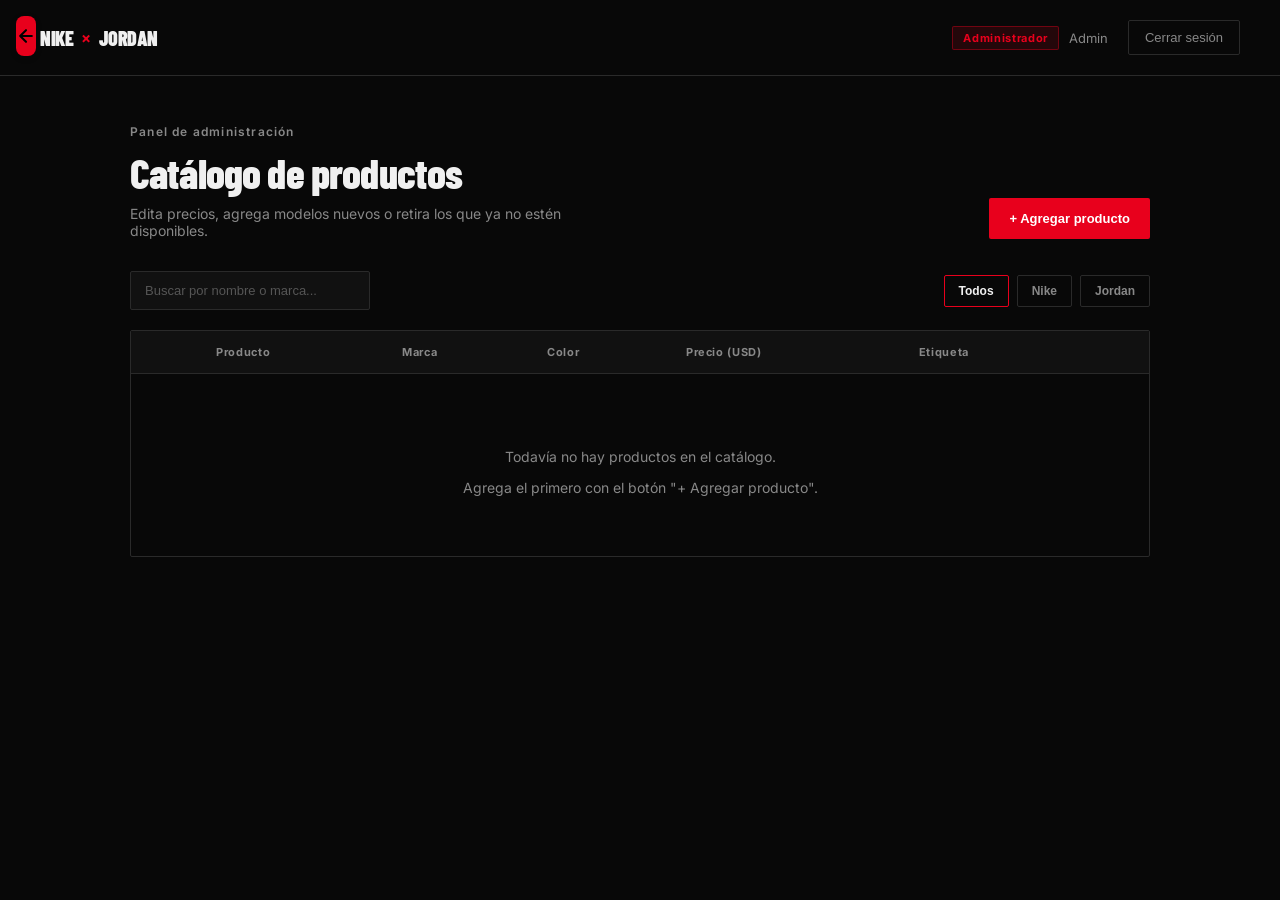
<file: store-tenis/html/administrador.html>
<!DOCTYPE html>
<html lang="es">

<head>
  <meta charset="UTF-8">
  <meta name="viewport" content="width=device-width, initial-scale=1.0">
  <title>Panel de Administración · Nike × Jordan Store</title>
  <link rel="stylesheet" href="../css/administrador.css">
</head>

<body>

  <div class="admin-page">


    <header class="admin-topbar">
      <div class="admin-logo">
        <span class="logo-text">NIKE</span>
        <span class="logo-x">×</span>
        <span class="logo-text">JORDAN</span>
      </div>

      <div>
        <a href="../index.html" class="btn-volver">
          <svg width="20" height="20" viewBox="0 0 24 24" fill="none" stroke="currentColor" stroke-width="2.5"
            stroke-linecap="round" stroke-linejoin="round">
            <path d="M19 12H5M12 19l-7-7 7-7" />
          </svg>
        </a>
      </div>


      <div class="admin-topbar-right">
        <div class="admin-user" id="adminUser">
          <span class="admin-role-badge">Administrador</span>
          <span class="admin-username" id="adminUsername">—</span>
        </div>
        <button class="logout-btn" id="logoutBtn">Cerrar sesión</button>
      </div>
    </header>

    <main class="admin-main">

      <div class="admin-header">
        <div>
          <div class="eyebrow">Panel de administración</div>
          <h1 class="admin-title">Catálogo de productos</h1>
          <p class="admin-subtitle">Edita precios, agrega modelos nuevos o retira los que ya no estén disponibles.</p>
        </div>
        <button class="btn-add" id="openAddModal">+ Agregar producto</button>
      </div>

      <div class="admin-toolbar">
        <input type="text" id="searchInput" class="search-input" placeholder="Buscar por nombre o marca...">
        <div class="filter-pills">
          <button class="filter-pill active" data-filter="TODOS">Todos</button>
          <button class="filter-pill" data-filter="NIKE">Nike</button>
          <button class="filter-pill" data-filter="JORDAN">Jordan</button>
        </div>
      </div>

      <div class="admin-table-wrap">
        <table class="admin-table">
          <thead>
            <tr>
              <th></th>
              <th>Producto</th>
              <th>Marca</th>
              <th>Color</th>
              <th>Precio (USD)</th>
              <th>Etiqueta</th>
              <th></th>
            </tr>
          </thead>
          <tbody id="productsTableBody"></tbody>
        </table>

        <div class="admin-empty" id="adminEmpty" style="display:none;">
          <p>Todavía no hay productos en el catálogo.</p>
          <span>Agrega el primero con el botón "+ Agregar producto".</span>
        </div>
      </div>

    </main>
  </div>


  <div class="modal-overlay" id="addModalOverlay">
    <div class="modal">
      <div class="modal-header">
        <h3 class="modal-title">Agregar producto</h3>
        <button class="modal-close" id="closeAddModal" aria-label="Cerrar">
          <svg width="18" height="18" viewBox="0 0 24 24" fill="none" stroke="currentColor" stroke-width="2">
            <path d="M18 6L6 18M6 6l12 12" />
          </svg>
        </button>
      </div>

      <form id="addProductForm" novalidate>
        <div class="form-group">
          <label class="form-label" for="newName">Nombre del modelo</label>
          <input type="text" id="newName" class="form-input-flat" placeholder="Ej. Air Max 90">
          <span class="form-error" id="newNameError"></span>
        </div>

        <div class="form-row-2">
          <div class="form-group">
            <label class="form-label" for="newBrand">Marca</label>
            <select id="newBrand" class="form-input-flat">
              <option value="Nike">Nike</option>
              <option value="Jordan">Jordan</option>
            </select>
          </div>
          <div class="form-group">
            <label class="form-label" for="newPrice">Precio (USD)</label>
            <input type="number" id="newPrice" class="form-input-flat" min="0" step="1" placeholder="150">
            <span class="form-error" id="newPriceError"></span>
          </div>
        </div>

        <div class="form-group">
          <label class="form-label" for="newColor">Color</label>
          <input type="text" id="newColor" class="form-input-flat" placeholder="Ej. Triple Black">
        </div>

        <div class="form-group">
          <label class="form-label" for="newImg">URL de imagen</label>
          <input type="text" id="newImg" class="form-input-flat" placeholder="https://...">
        </div>

        <div class="form-group">
          <label class="form-label" for="newTag">Etiqueta (opcional)</label>
          <input type="text" id="newTag" class="form-input-flat" placeholder="Ej. NUEVO, SALE">
        </div>

        <div class="modal-actions">
          <button type="button" class="btn-secondary" id="cancelAddModal">Cancelar</button>
          <button type="submit" class="btn-add">Agregar al catálogo</button>
        </div>
      </form>
    </div>
  </div>

  <script src="../js/administrador.js"></script>
</body>

</html>
</file>
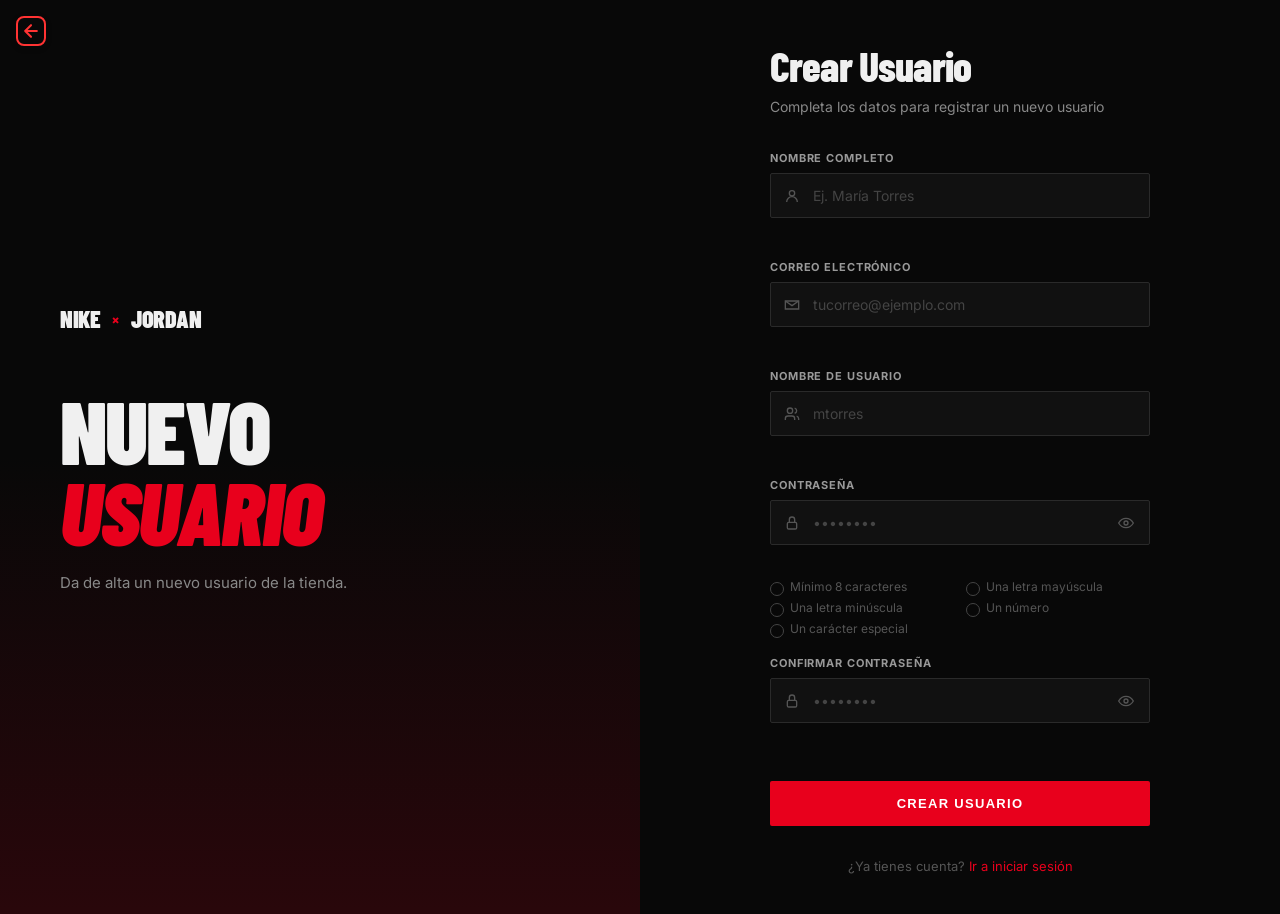
<file: store-tenis/html/crear_usuario.html>
<!DOCTYPE html>
<html lang="es">

<head>
  <meta charset="UTF-8">
  <meta name="viewport" content="width=device-width, initial-scale=1.0">
  <title>Crear Usuario · Nike × Jordan Store</title>
  <link rel="stylesheet" href="../css/crear.css">
</head>

<body>

  <a href="../index.html" class="btn-volver">
    <svg width="20" height="20" viewBox="0 0 24 24" fill="none" stroke="currentColor" stroke-width="2.5"
      stroke-linecap="round" stroke-linejoin="round">
      <path d="M19 12H5M12 19l-7-7 7-7" />
    </svg>
  </a>


  <div class="login-page">

    <div class="login-brand">
      <div class="login-brand-bg"></div>
      <div class="login-brand-gradient"></div>

      <div class="login-brand-content">
        <div class="logo">
          <span class="logo-text">NIKE</span>
          <span class="logo-x">×</span>
          <span class="logo-text">JORDAN</span>
        </div>

        <h1 class="login-brand-title">
          NUEVO
          <br>
          <span class="login-brand-accent">USUARIO</span>
        </h1>
        <p class="login-brand-text">Da de alta un nuevo usuario de la tienda.</p>
      </div>
    </div>

    <div class="login-form-panel">
      <div class="login-form-wrap">

        <h2 class="login-title">Crear Usuario</h2>
        <p class="login-subtitle">Completa los datos para registrar un nuevo usuario</p>

        <form id="registerForm" novalidate>

          <div class="form-group">
            <label class="form-label" for="fullName">Nombre completo</label>
            <div class="input-wrap">
              <svg class="input-icon" width="16" height="16" viewBox="0 0 24 24" fill="none" stroke="currentColor"
                stroke-width="2">
                <circle cx="12" cy="8" r="4" />
                <path d="M4 21c0-4.4 3.6-8 8-8s8 3.6 8 8" />
              </svg>
              <input type="text" id="fullName" class="form-input" placeholder="Ej. María Torres" autocomplete="name">
            </div>
            <span class="form-error" id="fullNameError"></span>
          </div>

          <div class="form-group">
            <label class="form-label" for="email">Correo electrónico</label>
            <div class="input-wrap">
              <svg class="input-icon" width="16" height="16" viewBox="0 0 24 24" fill="none" stroke="currentColor"
                stroke-width="2">
                <path d="M22 6l-10 7L2 6" />
                <path d="M2 6h20v12H2z" />
              </svg>
              <input type="text" id="email" class="form-input" placeholder="tucorreo@ejemplo.com" autocomplete="email">
            </div>
            <span class="form-error" id="emailError"></span>
          </div>

          <div class="form-group">
            <label class="form-label" for="username">Nombre de usuario</label>
            <div class="input-wrap">
              <svg class="input-icon" width="16" height="16" viewBox="0 0 24 24" fill="none" stroke="currentColor"
                stroke-width="2">
                <path d="M16 21v-2a4 4 0 00-4-4H6a4 4 0 00-4 4v2" />
                <circle cx="9" cy="7" r="4" />
                <path d="M22 21v-2a4 4 0 00-3-3.87" />
                <path d="M16 3.13a4 4 0 010 7.75" />
              </svg>
              <input type="text" id="username" class="form-input" placeholder="mtorres" autocomplete="off">
            </div>
            <span class="form-error" id="usernameError"></span>
          </div>

          <div class="form-group">
            <label class="form-label" for="password">Contraseña</label>
            <div class="input-wrap">
              <svg class="input-icon" width="16" height="16" viewBox="0 0 24 24" fill="none" stroke="currentColor"
                stroke-width="2">
                <rect x="5" y="11" width="14" height="10" rx="2" />
                <path d="M8 11V7a4 4 0 018 0v4" />
              </svg>
              <input type="password" id="password" class="form-input" placeholder="••••••••"
                autocomplete="new-password">
              <button type="button" class="toggle-password" data-target="password" aria-label="Mostrar contraseña">
                <svg width="16" height="16" viewBox="0 0 24 24" fill="none" stroke="currentColor" stroke-width="2">
                  <path d="M1 12s4-7 11-7 11 7 11 7-4 7-11 7-11-7-11-7z" />
                  <circle cx="12" cy="12" r="3" />
                </svg>
              </button>
            </div>
            <span class="form-error" id="passwordError"></span>

            <div class="password-strength" id="strengthWrap" style="display:none;">
              <div class="strength-bar">
                <div class="strength-fill" id="strengthFill"></div>
              </div>
              <span class="strength-label" id="strengthLabel"></span>
            </div>

            <ul class="rules-list" id="rulesList">
              <li data-rule="length">Mínimo 8 caracteres</li>
              <li data-rule="upper">Una letra mayúscula</li>
              <li data-rule="lower">Una letra minúscula</li>
              <li data-rule="number">Un número</li>
              <li data-rule="special">Un carácter especial</li>
            </ul>
          </div>

          <div class="form-group">
            <label class="form-label" for="confirmPassword">Confirmar contraseña</label>
            <div class="input-wrap">
              <svg class="input-icon" width="16" height="16" viewBox="0 0 24 24" fill="none" stroke="currentColor"
                stroke-width="2">
                <rect x="5" y="11" width="14" height="10" rx="2" />
                <path d="M8 11V7a4 4 0 018 0v4" />
              </svg>
              <input type="password" id="confirmPassword" class="form-input" placeholder="••••••••"
                autocomplete="new-password">
              <button type="button" class="toggle-password" data-target="confirmPassword"
                aria-label="Mostrar contraseña">
                <svg width="16" height="16" viewBox="0 0 24 24" fill="none" stroke="currentColor" stroke-width="2">
                  <path d="M1 12s4-7 11-7 11 7 11 7-4 7-11 7-11-7-11-7z" />
                  <circle cx="12" cy="12" r="3" />
                </svg>
              </button>
            </div>
            <span class="form-error" id="confirmPasswordError"></span>
          </div>



          <span class="form-error" id="termsError"></span>

          <div class="form-banner" id="formBanner" style="display:none;"></div>

          <button type="submit" class="submit-btn" id="submitBtn">
            <span id="submitText">Crear Usuario</span>
          </button>
        </form>

        <div class="login-footer-note">
          ¿Ya tienes cuenta? <a href="inicio_sesion.html">Ir a iniciar sesión</a>
        </div>
      </div>
    </div>

  </div>

  <script src="../js/crear.js"></script>
</body>

</html>
</file>
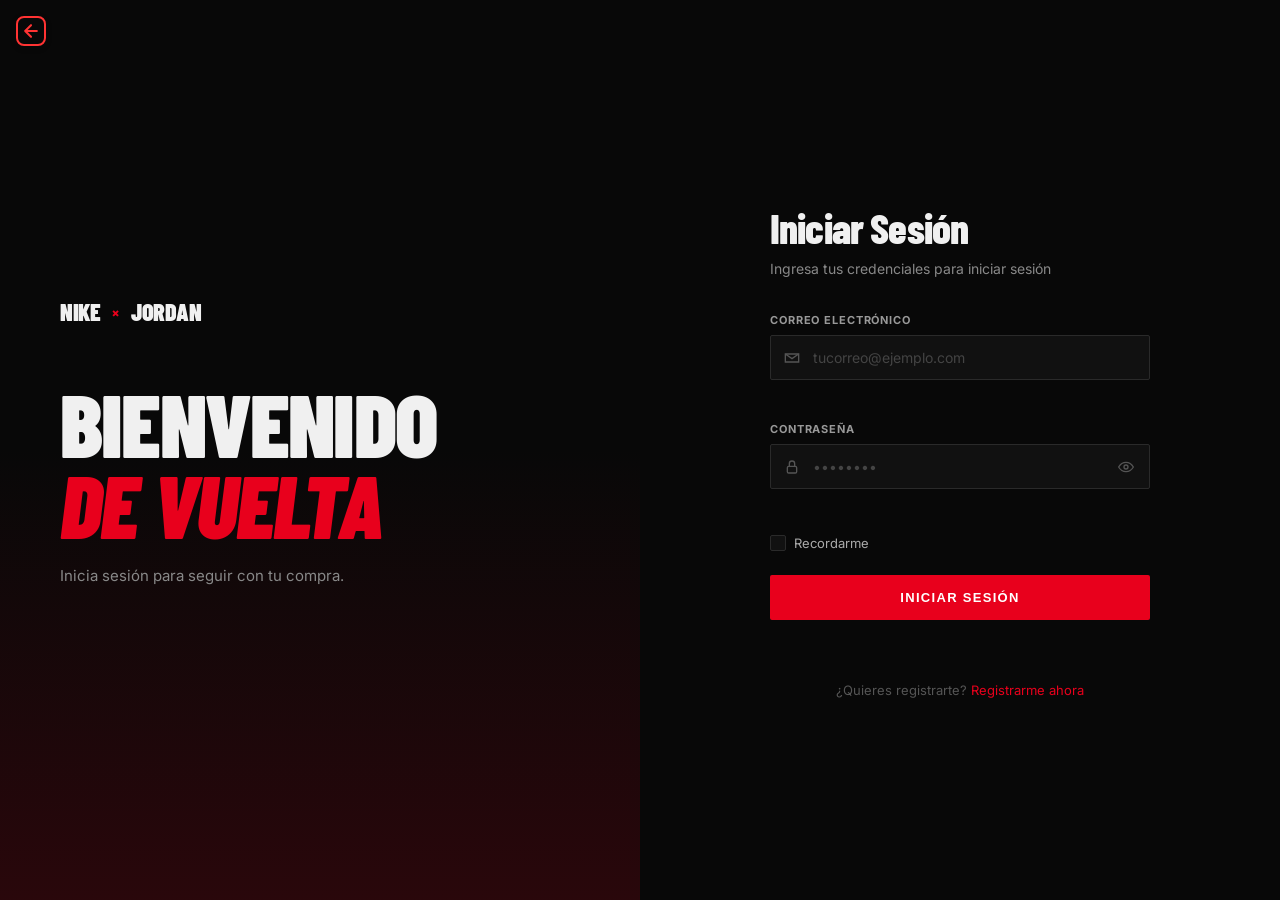
<file: store-tenis/html/inicio_sesion.html>
<!DOCTYPE html>
<html lang="es">

<head>
  <meta charset="UTF-8">
  <meta name="viewport" content="width=device-width, initial-scale=1.0">
  <title>Login · Nike × Jordan Store</title>
  <link rel="stylesheet" href="../css/login.css">
</head>

<body>

  <a href="../index.html" class="btn-volver">
    <svg width="20" height="20" viewBox="0 0 24 24" fill="none" stroke="currentColor" stroke-width="2.5"
      stroke-linecap="round" stroke-linejoin="round">
      <path d="M19 12H5M12 19l-7-7 7-7" />
    </svg>
  </a>

  <div class="login-page">


    <div class="login-brand">
      <div class="login-brand-bg"></div>
      <div class="login-brand-gradient"></div>

      <div class="login-brand-content">
        <div class="logo">
          <span class="logo-text">NIKE</span>
          <span class="logo-x">×</span>
          <span class="logo-text">JORDAN</span>
        </div>

        <h1 class="login-brand-title">
          BIENVENIDO
          <br>
          <span class="login-brand-accent">DE VUELTA</span>
        </h1>
        <p class="login-brand-text">Inicia sesión para seguir con tu compra.</p>
      </div>
    </div>

    <div class="login-form-panel">
      <div class="login-form-wrap">

        <h2 class="login-title">Iniciar Sesión</h2>
        <p class="login-subtitle">Ingresa tus credenciales para iniciar sesión</p>

        <form id="loginForm" novalidate>

          <div class="form-group">
            <label class="form-label" for="email">Correo electrónico</label>
            <div class="input-wrap">
              <svg class="input-icon" width="16" height="16" viewBox="0 0 24 24" fill="none" stroke="currentColor"
                stroke-width="2">
                <path d="M4 4h16v16H4z" opacity="0" />
                <path d="M22 6l-10 7L2 6" />
                <path d="M2 6h20v12H2z" />
              </svg>
              <input type="text" id="email" class="form-input" placeholder="tucorreo@ejemplo.com"
                autocomplete="username">
            </div>
            <span class="form-error" id="emailError"></span>
          </div>

          <div class="form-group">
            <label class="form-label" for="password">Contraseña</label>
            <div class="input-wrap">
              <svg class="input-icon" width="16" height="16" viewBox="0 0 24 24" fill="none" stroke="currentColor"
                stroke-width="2">
                <rect x="5" y="11" width="14" height="10" rx="2" />
                <path d="M8 11V7a4 4 0 018 0v4" />
              </svg>
              <input type="password" id="password" class="form-input" placeholder="••••••••"
                autocomplete="current-password">
              <button type="button" class="toggle-password" id="togglePassword" aria-label="Mostrar contraseña">
                <svg width="16" height="16" viewBox="0 0 24 24" fill="none" stroke="currentColor" stroke-width="2">
                  <path d="M1 12s4-7 11-7 11 7 11 7-4 7-11 7-11-7-11-7z" />
                  <circle cx="12" cy="12" r="3" />
                </svg>
              </button>
            </div>
            <span class="form-error" id="passwordError"></span>

            <div class="password-strength" id="strengthWrap" style="display:none;">
              <div class="strength-bar">
                <div class="strength-fill" id="strengthFill"></div>
              </div>
              <span class="strength-label" id="strengthLabel"></span>
            </div>
          </div>

          <div class="form-row">
            <label class="checkbox-wrap">
              <input type="checkbox" id="remember">
              <span class="checkbox-box"></span>
              Recordarme
            </label>
          </div>

          <div class="form-banner" id="formBanner" style="display:none;"></div>

          <button type="submit" class="submit-btn" id="submitBtn">
            <span id="submitText">Iniciar Sesión</span>
          </button>

          <div class="attempts-note" id="attemptsNote"></div>
        </form>

        <div class="login-footer-note">
          ¿Quieres registrarte? <a href="crear_usuario.html">Registrarme ahora</a>
        </div>
      </div>
    </div>

  </div>

  <script src="../js/login.js"></script>
</body>

</html>
</file>
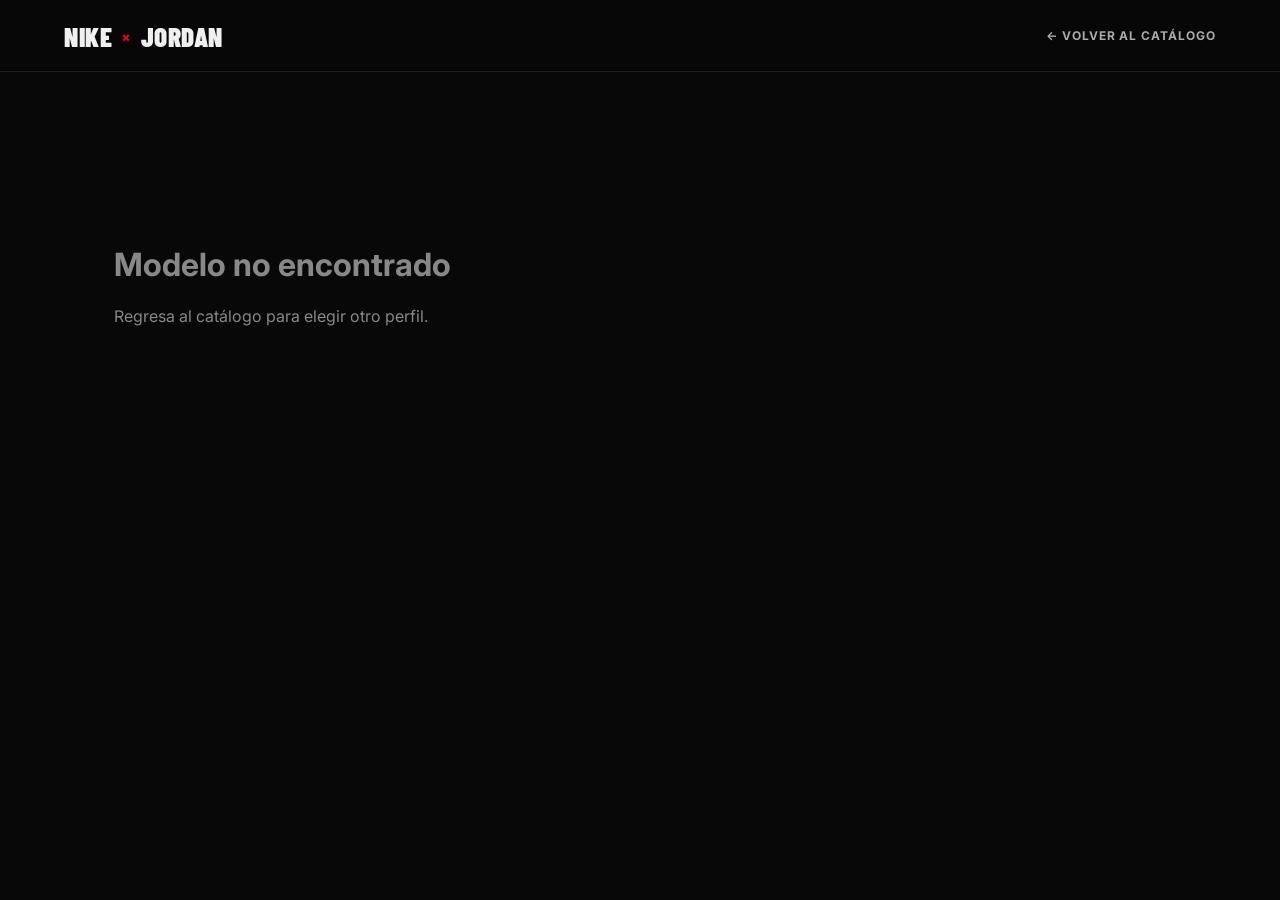
<file: store-tenis/html/perfil_zapato.html>
<!DOCTYPE html>
<html lang="es">

<head>
  <meta charset="UTF-8">
  <meta name="viewport" content="width=device-width, initial-scale=1.0">
  <title>Perfil del modelo · Nike × Jordan Store</title>
  <link rel="stylesheet" href="../css/perfil_zapato.css">
</head>

<body>
  <nav class="profile-nav">
    <a class="logo" href="../index.html" aria-label="Volver al inicio">
      <span>NIKE</span><b>×</b><span>JORDAN</span>
    </a>
    <a class="back-link" href="../index.html#productos">← Volver al catálogo</a>
  </nav>

  <main class="profile-page" id="profilePage">
    <div class="profile-loading">Cargando perfil...</div>
  </main>

  <script src="../js/catalogo.js"></script>
  <script src="../js/perfil_zapato.js"></script>
</body>

</html>
</file>
<file: store-tenis/css/administrador.css>
@import url('https://fonts.googleapis.com/css2?family=Barlow+Condensed:ital,wght@0,400;0,600;0,700;0,800;0,900;1,700;1,900&family=Inter:wght@300;400;500;600;700&display=swap');

:root {
  --bg: #080808;
  --surface: #111111;
  --surface-2: #1a1a1a;
  --border: #2a2a2a;
  --text: #f0f0f0;
  --muted: #888888;
  --red: #e8001c;
  --red-hover: #ff1a30;
  --green: #1fbf5c;
  --font-display: 'Barlow Condensed', sans-serif;
  --font-body: 'Inter', sans-serif;
}

* {
  box-sizing: border-box;
}

html,
body {
  margin: 0;
  padding: 0;
  background: var(--bg);
  color: var(--text);
  font-family: var(--font-body);
}

.logo-text {
  font-family: var(--font-display);
  font-size: 20px;
  font-weight: 900;
  letter-spacing: -0.02em;
  color: var(--text);
}

.logo-x {
  color: var(--red);
  font-size: 15px;
  font-weight: 700;
  margin: 0 8px;
}


.admin-topbar {
  display: flex;
  align-items: center;
  justify-content: space-between;
  padding: 20px 40px;
  border-bottom: 1px solid var(--border);
}

.admin-logo {
  display: flex;
  align-items: center;
}

.admin-topbar-right {
  display: flex;
  align-items: center;
  gap: 20px;
}

.admin-user {
  display: flex;
  align-items: center;
  gap: 10px;
  font-size: 13px;
}

.admin-role-badge {
  background: rgba(232, 0, 28, 0.12);
  color: var(--red);
  border: 1px solid rgba(232, 0, 28, 0.4);
  font-size: 11px;
  font-weight: 700;
  letter-spacing: 0.06em;
  padding: 4px 10px;
  border-radius: 2px;
}

.admin-username {
  color: var(--muted);
}

.logout-btn {
  background: transparent;
  border: 1px solid var(--border);
  color: var(--muted);
  font-size: 13px;
  padding: 9px 16px;
  border-radius: 2px;
  cursor: pointer;
  transition: border-color 0.2s, color 0.2s;
}

.logout-btn:hover {
  border-color: var(--red);
  color: var(--text);
}


.admin-main {
  max-width: 1100px;
  margin: 0 auto;
  padding: 48px 40px 80px;
}

.admin-header {
  display: flex;
  align-items: flex-end;
  justify-content: space-between;
  gap: 24px;
  margin-bottom: 32px;
  flex-wrap: wrap;
}

.eyebrow {
  font-size: 12px;
  font-weight: 600;
  letter-spacing: 0.1em;
  color: var(--muted);
  margin-bottom: 8px;
}

.admin-title {
  font-family: var(--font-display);
  font-size: 42px;
  font-weight: 800;
  letter-spacing: -0.02em;
  margin: 0 0 8px;
}

.admin-subtitle {
  color: var(--muted);
  font-size: 14px;
  margin: 0;
  max-width: 480px;
}

.btn-add {
  background: var(--red);
  color: #fff;
  border: none;
  font-size: 13px;
  font-weight: 700;
  padding: 13px 20px;
  border-radius: 2px;
  cursor: pointer;
  white-space: nowrap;
  transition: background 0.2s;
}

.btn-add:hover {
  background: var(--red-hover);
}

.btn-secondary {
  background: transparent;
  border: 1px solid var(--border);
  color: var(--text);
  font-size: 13px;
  font-weight: 600;
  padding: 13px 20px;
  border-radius: 2px;
  cursor: pointer;
  transition: border-color 0.2s;
}

.btn-secondary:hover {
  border-color: var(--muted);
}


.admin-toolbar {
  display: flex;
  align-items: center;
  justify-content: space-between;
  gap: 16px;
  margin-bottom: 20px;
  flex-wrap: wrap;
}

.search-input {
  background: var(--surface);
  border: 1px solid var(--border);
  color: var(--text);
  font-size: 13px;
  padding: 11px 14px;
  border-radius: 2px;
  min-width: 240px;
  outline: none;
}

.search-input::placeholder {
  color: #555;
}

.search-input:focus {
  border-color: var(--red);
}

.filter-pills {
  display: flex;
  gap: 8px;
}

.filter-pill {
  background: transparent;
  border: 1px solid var(--border);
  color: var(--muted);
  font-size: 12px;
  font-weight: 600;
  padding: 8px 14px;
  border-radius: 2px;
  cursor: pointer;
  transition: border-color 0.2s, color 0.2s;
}

.filter-pill.active,
.filter-pill:hover {
  border-color: var(--red);
  color: var(--text);
}


.admin-table-wrap {
  border: 1px solid var(--border);
  border-radius: 2px;
  overflow-x: auto;
}

.admin-table {
  width: 100%;
  border-collapse: collapse;
  font-size: 13px;
}

.admin-table thead th {
  text-align: left;
  font-size: 11px;
  font-weight: 700;
  letter-spacing: 0.06em;
  color: var(--muted);
  padding: 14px 16px;
  border-bottom: 1px solid var(--border);
  background: var(--surface);
  white-space: nowrap;
}

.admin-table tbody tr {
  border-bottom: 1px solid var(--border);
}

.admin-table tbody tr:last-child {
  border-bottom: none;
}

.admin-table td {
  padding: 12px 16px;
  vertical-align: middle;
}

.table-img {
  width: 44px;
  height: 44px;
  object-fit: cover;
  border-radius: 2px;
  display: block;
}

.table-product-name {
  font-weight: 600;
}

.table-brand {
  font-size: 11px;
  font-weight: 700;
  letter-spacing: 0.04em;
  color: var(--text);
}

.table-brand.brand-jordan {
  color: var(--red);
}

.table-color {
  color: var(--muted);
  font-size: 12px;
}

.price-input {
  width: 90px;
  background: var(--surface);
  border: 1px solid var(--border);
  color: var(--text);
  font-family: var(--font-body);
  font-size: 13px;
  padding: 8px 10px;
  border-radius: 2px;
  outline: none;
}

.price-input:focus {
  border-color: var(--red);
}

.price-input.dirty {
  border-color: #e8a300;
}

.tag-input {
  width: 100px;
  background: var(--surface);
  border: 1px solid var(--border);
  color: var(--muted);
  font-size: 12px;
  padding: 8px 10px;
  border-radius: 2px;
  outline: none;
}

.tag-input:focus {
  border-color: var(--red);
  color: var(--text);
}

.row-actions {
  display: flex;
  gap: 8px;
  justify-content: flex-end;
}

.row-save-btn {
  background: rgba(31, 191, 92, 0.1);
  border: 1px solid rgba(31, 191, 92, 0.35);
  color: var(--green);
  font-size: 12px;
  font-weight: 600;
  padding: 7px 12px;
  border-radius: 2px;
  cursor: pointer;
  transition: opacity 0.2s;
}

.row-save-btn:disabled {
  opacity: 0.35;
  cursor: not-allowed;
}

.row-delete-btn {
  background: transparent;
  border: 1px solid var(--border);
  color: #888;
  padding: 7px 9px;
  border-radius: 2px;
  cursor: pointer;
  display: flex;
  align-items: center;
  transition: border-color 0.2s, color 0.2s;
}

.row-delete-btn:hover {
  border-color: var(--red);
  color: var(--red);
}

.admin-empty {
  padding: 60px 20px;
  text-align: center;
  color: var(--muted);
  font-size: 14px;
}


.modal-overlay {
  position: fixed;
  inset: 0;
  background: rgba(0, 0, 0, 0.7);
  display: none;
  align-items: center;
  justify-content: center;
  z-index: 100;
  padding: 20px;
}

.modal-overlay.active {
  display: flex;
}

.modal {
  background: var(--surface);
  border: 1px solid var(--border);
  border-radius: 2px;
  width: 100%;
  max-width: 440px;
  padding: 28px;
  max-height: 90vh;
  overflow-y: auto;
}

.modal-header {
  display: flex;
  align-items: center;
  justify-content: space-between;
  margin-bottom: 20px;
}

.modal-title {
  font-family: var(--font-display);
  font-size: 24px;
  font-weight: 700;
  margin: 0;
}

.modal-close {
  background: none;
  border: none;
  color: var(--muted);
  cursor: pointer;
  padding: 4px;
  display: flex;
}

.modal-close:hover {
  color: var(--text);
}

.form-group {
  margin-bottom: 16px;
}

.form-label {
  display: block;
  font-size: 11px;
  font-weight: 700;
  letter-spacing: 0.06em;
  text-transform: uppercase;
  color: #999;
  margin-bottom: 7px;
}

.form-input-flat {
  width: 100%;
  background: var(--surface-2);
  border: 1px solid var(--border);
  color: var(--text);
  font-family: var(--font-body);
  font-size: 14px;
  padding: 11px 12px;
  border-radius: 2px;
  outline: none;
  transition: border-color 0.2s;
}

.form-input-flat:focus {
  border-color: var(--red);
}

select.form-input-flat {
  appearance: none;
  -webkit-appearance: none;
  cursor: pointer;
  background-image: url("data:image/svg+xml,%3Csvg xmlns='http://www.w3.org/2000/svg' width='16' height='16' viewBox='0 0 24 24' fill='none' stroke='%23555' stroke-width='2'%3E%3Cpath d='M6 9l6 6 6-6'/%3E%3C/svg%3E");
  background-repeat: no-repeat;
  background-position: right 12px center;
}

.form-row-2 {
  display: grid;
  grid-template-columns: 1fr 1fr;
  gap: 14px;
}

.form-error {
  display: block;
  min-height: 14px;
  font-size: 12px;
  color: var(--red);
  margin-top: 5px;
}

.modal-actions {
  display: flex;
  justify-content: flex-end;
  gap: 10px;
  margin-top: 8px;
}


.admin-toast {
  position: fixed;
  bottom: 28px;
  left: 50%;
  transform: translateX(-50%) translateY(20px);
  background: var(--surface);
  border: 1px solid var(--border);
  color: var(--text);
  font-size: 13px;
  padding: 12px 20px;
  border-radius: 2px;
  opacity: 0;
  pointer-events: none;
  transition: opacity 0.25s, transform 0.25s;
  z-index: 200;
}

.admin-toast.show {
  opacity: 1;
  transform: translateX(-50%) translateY(0);
}


@media (max-width: 720px) {
  .admin-topbar {
    padding: 16px 20px;
  }

  .admin-main {
    padding: 32px 20px 60px;
  }

  .admin-title {
    font-size: 32px;
  }

  .form-row-2 {
    grid-template-columns: 1fr;
  }
}


.btn-volver {
  position: fixed;
  top: 16px;
  left: 16px;
  width: 20px;
  height: 40px;
  display: flex;
  align-items: center;
  justify-content: center;
  background: #e8001c;
  border-radius: 8px;
  box-shadow: 0 2px 6px rgba(0, 0, 0, 0.15);
  color: #000000;
  text-decoration: none;
  z-index: 1000;
  transition: background 0.2s ease;
}

.btn-volver:hover {
  background: #ff3333;
}

/* ===== RESPONSIVE EXTRA ===== */
@media (max-width: 720px) {
  .admin-topbar {
    flex-wrap: wrap;
    gap: 12px;
  }

  .admin-topbar-right {
    gap: 12px;
    flex-wrap: wrap;
  }

  .admin-toolbar {
    flex-direction: column;
    align-items: stretch;
  }

  .search-input {
    min-width: 0;
    width: 100%;
  }

  .filter-pills {
    flex-wrap: wrap;
  }
}

@media (max-width: 480px) {
  .admin-main {
    padding: 24px 16px 48px;
  }

  .admin-title {
    font-size: 26px;
  }
}
</file>
<file: store-tenis/css/crear.css>
@import url('https://fonts.googleapis.com/css2?family=Barlow+Condensed:ital,wght@0,400;0,600;0,700;0,800;0,900;1,700;1,900&family=Inter:wght@300;400;500;600;700&display=swap');

:root {
  --bg: #080808;
  --surface: #111111;
  --surface-2: #1a1a1a;
  --border: #2a2a2a;
  --text: #f0f0f0;
  --muted: #888888;
  --red: #e8001c;
  --red-hover: #ff1a30;
  --green: #1fbf5c;
  --font-display: 'Barlow Condensed', sans-serif;
  --font-body: 'Inter', sans-serif;
}

* {
  box-sizing: border-box;
}

html,
body {
  height: 100%;
  margin: 0;
  padding: 0;
  background: var(--bg);
  color: var(--text);
  font-family: var(--font-body);
}


.login-page {
  display: grid;
  grid-template-columns: 1fr 1fr;
  min-height: 100vh;
  min-height: 100dvh;
}


.login-brand {
  position: relative;
  overflow: hidden;
  display: flex;
  align-items: center;
  padding: 60px;
}

.login-brand-bg {
  position: absolute;
  inset: 0;
  background-image: url(https://images.unsplash.com/photo-1552346154-21d32810aba3?w=1200&h=1400&fit=crop&auto=format);
  background-size: cover;
  background-position: center;
  filter: brightness(0.3);
}

.login-brand-gradient {
  position: absolute;
  inset: 0;
  background: linear-gradient(180deg, rgba(8, 8, 8, 0.9) 0%, rgba(8, 8, 8, 0.6) 50%, rgba(232, 0, 28, 0.15) 100%);
}

.login-brand-content {
  position: relative;
  z-index: 1;
}

.logo {
  display: flex;
  align-items: center;
  gap: 12px;
  font-family: var(--font-display);
  margin-bottom: 56px;
}

.logo-text {
  font-size: 24px;
  font-weight: 900;
  letter-spacing: -0.02em;
  color: var(--text);
}

.logo-x {
  color: var(--red);
  font-size: 18px;
  font-weight: 700;
}

.login-brand-title {
  font-family: var(--font-display);
  font-size: clamp(56px, 7vw, 96px);
  font-weight: 900;
  line-height: 0.9;
  letter-spacing: -0.02em;
  text-transform: uppercase;
  margin: 0 0 20px;
}

.login-brand-accent {
  color: var(--red);
  font-style: italic;
}

.login-brand-text {
  color: var(--muted);
  font-size: 15px;
  line-height: 1.6;
  max-width: 340px;
}


.login-form-panel {
  display: flex;
  align-items: center;
  justify-content: center;
  padding: 40px;
  background: var(--bg);
}

.login-form-wrap {
  width: 100%;
  max-width: 380px;
}

.login-badge {
  display: inline-block;
  background: var(--red);
  color: #fff;
  font-size: 10px;
  font-weight: 700;
  letter-spacing: 0.15em;
  padding: 4px 10px;
  margin-bottom: 20px;
}

.login-title {
  font-family: var(--font-display);
  font-size: 42px;
  font-weight: 800;
  letter-spacing: -0.02em;
  margin: 0 0 8px;
}

.login-subtitle {
  color: var(--muted);
  font-size: 14px;
  margin: 0 0 36px;
}


.form-group {
  margin-bottom: 20px;
}

.form-label {
  display: block;
  font-size: 11px;
  font-weight: 700;
  letter-spacing: 0.08em;
  text-transform: uppercase;
  color: #999;
  margin-bottom: 8px;
}

.input-wrap {
  position: relative;
  display: flex;
  align-items: center;
}

.input-icon {
  position: absolute;
  left: 14px;
  color: #555;
  pointer-events: none;
}

.form-input {
  width: 100%;
  background: var(--surface);
  border: 1px solid var(--border);
  color: var(--text);
  font-family: var(--font-body);
  font-size: 14px;
  padding: 13px 14px 13px 42px;
  border-radius: 2px;
  outline: none;
  transition: border-color 0.2s;
}

.form-input::placeholder {
  color: #444;
}

.form-input:focus {
  border-color: var(--red);
}

.form-group.has-error .form-input {
  border-color: var(--red);
}

.form-group.is-valid .form-input {
  border-color: var(--green);
}

.toggle-password {
  position: absolute;
  right: 12px;
  background: none;
  border: none;
  color: #555;
  cursor: pointer;
  display: flex;
  padding: 4px;
  transition: color 0.2s;
}

.toggle-password:hover {
  color: #999;
}

.form-error {
  display: block;
  min-height: 16px;
  font-size: 12px;
  color: var(--red);
  margin-top: 6px;
  letter-spacing: 0.01em;
}


.password-strength {
  display: flex;
  align-items: center;
  gap: 10px;
  margin-top: 10px;
}

.strength-bar {
  flex: 1;
  height: 4px;
  background: var(--surface-2);
  border-radius: 2px;
  overflow: hidden;
}

.strength-fill {
  height: 100%;
  width: 0%;
  background: var(--red);
  transition: width 0.25s ease, background 0.25s ease;
}

.strength-label {
  font-size: 11px;
  font-weight: 700;
  letter-spacing: 0.05em;
  text-transform: uppercase;
  color: #666;
  white-space: nowrap;
}


.form-select {
  appearance: none;
  -webkit-appearance: none;
  cursor: pointer;
  background-image: url("data:image/svg+xml,%3Csvg xmlns='http://www.w3.org/2000/svg' width='16' height='16' viewBox='0 0 24 24' fill='none' stroke='%23555' stroke-width='2'%3E%3Cpath d='M6 9l6 6 6-6'/%3E%3C/svg%3E");
  background-repeat: no-repeat;
  background-position: right 14px center;
  padding-right: 40px;
}

.form-select option {
  background: var(--surface);
  color: var(--text);
}


.rules-list {
  list-style: none;
  margin: 12px 0 0;
  padding: 0;
  display: grid;
  grid-template-columns: 1fr 1fr;
  gap: 6px 12px;
}

.rules-list li {
  font-size: 12px;
  color: #555;
  padding-left: 20px;
  position: relative;
  transition: color 0.2s;
}

.rules-list li::before {
  content: "";
  position: absolute;
  left: 0;
  top: 3px;
  width: 12px;
  height: 12px;
  border-radius: 50%;
  border: 1px solid #444;
  background: transparent;
  transition: background 0.2s, border-color 0.2s;
}

.rules-list li.met {
  color: #4ee08a;
}

.rules-list li.met::before {
  background: var(--green);
  border-color: var(--green);
}

.rules-list li.met::after {
  content: "";
  position: absolute;
  left: 4px;
  top: 5px;
  width: 3px;
  height: 6px;
  border: solid #fff;
  border-width: 0 1.5px 1.5px 0;
  transform: rotate(45deg);
}


.inline-link {
  color: var(--red);
  text-decoration: none;
}

.inline-link:hover {
  text-decoration: underline;
}

.form-row-terms {
  margin: 20px 0 4px;
  align-items: flex-start;
}

.form-row-terms .checkbox-wrap {
  align-items: flex-start;
  line-height: 1.5;
}

.form-row-terms .checkbox-box {
  margin-top: 2px;
  flex-shrink: 0;
}


.form-row {
  display: flex;
  align-items: center;
  justify-content: space-between;
  margin: 24px 0;
}

.checkbox-wrap {
  display: flex;
  align-items: center;
  gap: 8px;
  font-size: 13px;
  color: #aaa;
  cursor: pointer;
  user-select: none;
}

.checkbox-wrap input {
  display: none;
}

.checkbox-box {
  width: 16px;
  height: 16px;
  border: 1px solid var(--border);
  border-radius: 2px;
  background: var(--surface);
  position: relative;
  transition: background 0.2s, border-color 0.2s;
}

.checkbox-wrap input:checked+.checkbox-box {
  background: var(--red);
  border-color: var(--red);
}

.checkbox-wrap input:checked+.checkbox-box::after {
  content: "";
  position: absolute;
  left: 5px;
  top: 1px;
  width: 4px;
  height: 8px;
  border: solid #fff;
  border-width: 0 2px 2px 0;
  transform: rotate(45deg);
}

.forgot-link {
  font-size: 13px;
  color: #777;
  text-decoration: none;
  transition: color 0.2s;
}

.forgot-link:hover {
  color: var(--red);
}


.form-banner {
  padding: 12px 14px;
  border-radius: 2px;
  font-size: 13px;
  margin-bottom: 20px;
  border: 1px solid;
}

.form-banner.error {
  background: rgba(232, 0, 28, 0.08);
  border-color: rgba(232, 0, 28, 0.4);
  color: #ff6b7a;
}

.form-banner.success {
  background: rgba(31, 191, 92, 0.08);
  border-color: rgba(31, 191, 92, 0.4);
  color: #4ee08a;
}


.submit-btn {
  width: 100%;
  background: var(--red);
  border: none;
  color: #fff;
  padding: 15px;
  font-size: 13px;
  font-weight: 700;
  letter-spacing: 0.1em;
  text-transform: uppercase;
  cursor: pointer;
  border-radius: 2px;
  transition: background 0.2s, opacity 0.2s;
  display: flex;
  align-items: center;
  justify-content: center;
  gap: 10px;
}

.submit-btn:hover:not(:disabled) {
  background: var(--red-hover);
}

.submit-btn:disabled {
  opacity: 0.5;
  cursor: not-allowed;
}

.spinner {
  width: 14px;
  height: 14px;
  border: 2px solid rgba(255, 255, 255, 0.4);
  border-top-color: #fff;
  border-radius: 50%;
  animation: spin 0.7s linear infinite;
}

@keyframes spin {
  to {
    transform: rotate(360deg);
  }
}

.attempts-note {
  text-align: center;
  font-size: 12px;
  color: #666;
  margin-top: 14px;
  min-height: 16px;
}

.login-footer-note {
  text-align: center;
  font-size: 13px;
  color: #555;
  margin-top: 32px;
}

.login-footer-note a {
  color: var(--red);
  text-decoration: none;
}

.login-footer-note a:hover {
  text-decoration: underline;
}


@keyframes shake {

  10%,
  90% {
    transform: translateX(-1px);
  }

  20%,
  80% {
    transform: translateX(2px);
  }

  30%,
  50%,
  70% {
    transform: translateX(-4px);
  }

  40%,
  60% {
    transform: translateX(4px);
  }
}

.shake {
  animation: shake 0.5s;
}


@media (max-width: 900px) {
  .login-page {
    grid-template-columns: 1fr;
  }

  .login-brand {
    display: none;
  }

  .login-form-panel {
    padding: 24px;
    min-height: 100vh;
    min-height: 100dvh;
  }
}

.btn-volver {
  position: fixed;
  top: 16px;
  left: 16px;
  width: 30px;
  height: 30px;
  display: flex;
  align-items: center;
  justify-content: center;
  background: transparent;
  border: 2px solid #ff3333;
  border-radius: 8px;
  box-shadow: 0 2px 6px rgba(0, 0, 0, 0.15);
  color: #ff3333;
  text-decoration: none;
  z-index: 1000;
  transition: border 0.2s ease;
}

.btn-volver:hover {
  border-color: #ff6666;
  color: #ff6666;

}

@media (max-width: 480px) {
  .rules-list {
    grid-template-columns: 1fr;
  }
}
</file>
<file: store-tenis/css/login.css>
@import url('https://fonts.googleapis.com/css2?family=Barlow+Condensed:ital,wght@0,400;0,600;0,700;0,800;0,900;1,700;1,900&family=Inter:wght@300;400;500;600;700&display=swap');

:root {
  --bg: #080808;
  --surface: #111111;
  --surface-2: #1a1a1a;
  --border: #2a2a2a;
  --text: #f0f0f0;
  --muted: #888888;
  --red: #e8001c;
  --red-hover: #ff1a30;
  --green: #1fbf5c;
  --font-display: 'Barlow Condensed', sans-serif;
  --font-body: 'Inter', sans-serif;
}

* {
  box-sizing: border-box;
}

html,
body {
  height: 100%;
  margin: 0;
  padding: 0;
  background: var(--bg);
  color: var(--text);
  font-family: var(--font-body);
}


.login-page {
  display: grid;
  grid-template-columns: 1fr 1fr;
  min-height: 100vh;
  min-height: 100dvh;
}


.login-brand {
  position: relative;
  overflow: hidden;
  display: flex;
  align-items: center;
  padding: 60px;
}

.login-brand-bg {
  position: absolute;
  inset: 0;
  background-image: url(https://images.unsplash.com/photo-1552346154-21d32810aba3?w=1200&h=1400&fit=crop&auto=format);
  background-size: cover;
  background-position: center;
  filter: brightness(0.3);
}

.login-brand-gradient {
  position: absolute;
  inset: 0;
  background: linear-gradient(180deg, rgba(8, 8, 8, 0.9) 0%, rgba(8, 8, 8, 0.6) 50%, rgba(232, 0, 28, 0.15) 100%);
}

.login-brand-content {
  position: relative;
  z-index: 1;
}

.logo {
  display: flex;
  align-items: center;
  gap: 12px;
  font-family: var(--font-display);
  margin-bottom: 56px;
}

.logo-text {
  font-size: 24px;
  font-weight: 900;
  letter-spacing: -0.02em;
  color: var(--text);
}

.logo-x {
  color: var(--red);
  font-size: 18px;
  font-weight: 700;
}

.login-brand-title {
  font-family: var(--font-display);
  font-size: clamp(56px, 7vw, 96px);
  font-weight: 900;
  line-height: 0.9;
  letter-spacing: -0.02em;
  text-transform: uppercase;
  margin: 0 0 20px;
}

.login-brand-accent {
  color: var(--red);
  font-style: italic;
}

.login-brand-text {
  color: var(--muted);
  font-size: 15px;
  line-height: 1.6;
  max-width: 340px;
}


.login-form-panel {
  display: flex;
  align-items: center;
  justify-content: center;
  padding: 40px;
  background: var(--bg);
}

.login-form-wrap {
  width: 100%;
  max-width: 380px;
}

.login-badge {
  display: inline-block;
  background: var(--red);
  color: #fff;
  font-size: 10px;
  font-weight: 700;
  letter-spacing: 0.15em;
  padding: 4px 10px;
  margin-bottom: 20px;
}

.login-title {
  font-family: var(--font-display);
  font-size: 42px;
  font-weight: 800;
  letter-spacing: -0.02em;
  margin: 0 0 8px;
}

.login-subtitle {
  color: var(--muted);
  font-size: 14px;
  margin: 0 0 36px;
}


.form-group {
  margin-bottom: 20px;
}

.form-label {
  display: block;
  font-size: 11px;
  font-weight: 700;
  letter-spacing: 0.08em;
  text-transform: uppercase;
  color: #999;
  margin-bottom: 8px;
}

.input-wrap {
  position: relative;
  display: flex;
  align-items: center;
}

.input-icon {
  position: absolute;
  left: 14px;
  color: #555;
  pointer-events: none;
}

.form-input {
  width: 100%;
  background: var(--surface);
  border: 1px solid var(--border);
  color: var(--text);
  font-family: var(--font-body);
  font-size: 14px;
  padding: 13px 14px 13px 42px;
  border-radius: 2px;
  outline: none;
  transition: border-color 0.2s;
}

.form-input::placeholder {
  color: #444;
}

.form-input:focus {
  border-color: var(--red);
}

.form-group.has-error .form-input {
  border-color: var(--red);
}

.form-group.is-valid .form-input {
  border-color: var(--green);
}

.toggle-password {
  position: absolute;
  right: 12px;
  background: none;
  border: none;
  color: #555;
  cursor: pointer;
  display: flex;
  padding: 4px;
  transition: color 0.2s;
}

.toggle-password:hover {
  color: #999;
}

.form-error {
  display: block;
  min-height: 16px;
  font-size: 12px;
  color: var(--red);
  margin-top: 6px;
  letter-spacing: 0.01em;
}


.password-strength {
  display: flex;
  align-items: center;
  gap: 10px;
  margin-top: 10px;
}

.strength-bar {
  flex: 1;
  height: 4px;
  background: var(--surface-2);
  border-radius: 2px;
  overflow: hidden;
}

.strength-fill {
  height: 100%;
  width: 0%;
  background: var(--red);
  transition: width 0.25s ease, background 0.25s ease;
}

.strength-label {
  font-size: 11px;
  font-weight: 700;
  letter-spacing: 0.05em;
  text-transform: uppercase;
  color: #666;
  white-space: nowrap;
}


.form-row {
  display: flex;
  align-items: center;
  justify-content: space-between;
  margin: 24px 0;
}

.checkbox-wrap {
  display: flex;
  align-items: center;
  gap: 8px;
  font-size: 13px;
  color: #aaa;
  cursor: pointer;
  user-select: none;
}

.checkbox-wrap input {
  display: none;
}

.checkbox-box {
  width: 16px;
  height: 16px;
  border: 1px solid var(--border);
  border-radius: 2px;
  background: var(--surface);
  position: relative;
  transition: background 0.2s, border-color 0.2s;
}

.checkbox-wrap input:checked+.checkbox-box {
  background: var(--red);
  border-color: var(--red);
}

.checkbox-wrap input:checked+.checkbox-box::after {
  content: "";
  position: absolute;
  left: 5px;
  top: 1px;
  width: 4px;
  height: 8px;
  border: solid #fff;
  border-width: 0 2px 2px 0;
  transform: rotate(45deg);
}

.forgot-link {
  font-size: 13px;
  color: #777;
  text-decoration: none;
  transition: color 0.2s;
}

.forgot-link:hover {
  color: var(--red);
}


.form-banner {
  padding: 12px 14px;
  border-radius: 2px;
  font-size: 13px;
  margin-bottom: 20px;
  border: 1px solid;
}

.form-banner.error {
  background: rgba(232, 0, 28, 0.08);
  border-color: rgba(232, 0, 28, 0.4);
  color: #ff6b7a;
}

.form-banner.success {
  background: rgba(31, 191, 92, 0.08);
  border-color: rgba(31, 191, 92, 0.4);
  color: #4ee08a;
}


.submit-btn {
  width: 100%;
  background: var(--red);
  border: none;
  color: #fff;
  padding: 15px;
  font-size: 13px;
  font-weight: 700;
  letter-spacing: 0.1em;
  text-transform: uppercase;
  cursor: pointer;
  border-radius: 2px;
  transition: background 0.2s, opacity 0.2s;
  display: flex;
  align-items: center;
  justify-content: center;
  gap: 10px;
}

.submit-btn:hover:not(:disabled) {
  background: var(--red-hover);
}

.submit-btn:disabled {
  opacity: 0.5;
  cursor: not-allowed;
}

.spinner {
  width: 14px;
  height: 14px;
  border: 2px solid rgba(255, 255, 255, 0.4);
  border-top-color: #fff;
  border-radius: 50%;
  animation: spin 0.7s linear infinite;
}

@keyframes spin {
  to {
    transform: rotate(360deg);
  }
}

.attempts-note {
  text-align: center;
  font-size: 12px;
  color: #666;
  margin-top: 14px;
  min-height: 16px;
}

.login-footer-note {
  text-align: center;
  font-size: 13px;
  color: #555;
  margin-top: 32px;
}

.login-footer-note a {
  color: var(--red);
  text-decoration: none;
}

.login-footer-note a:hover {
  text-decoration: underline;
}


@keyframes shake {

  10%,
  90% {
    transform: translateX(-1px);
  }

  20%,
  80% {
    transform: translateX(2px);
  }

  30%,
  50%,
  70% {
    transform: translateX(-4px);
  }

  40%,
  60% {
    transform: translateX(4px);
  }
}

.shake {
  animation: shake 0.5s;
}


@media (max-width: 900px) {
  .login-page {
    grid-template-columns: 1fr;
  }

  .login-brand {
    display: none;
  }

  .login-form-panel {
    padding: 24px;
    min-height: 100vh;
    min-height: 100dvh;
  }
}

.btn-volver {
  position: fixed;
  top: 16px;
  left: 16px;
  width: 30px;
  height: 30px;
  display: flex;
  align-items: center;
  justify-content: center;
  background: transparent;
  border: 2px solid #ff3333;
  border-radius: 8px;
  box-shadow: 0 2px 6px rgba(0, 0, 0, 0.15);
  color: #ff3333;
  text-decoration: none;
  z-index: 1000;
  transition: border 0.2s ease;
}

.btn-volver:hover {
  border-color: #ff6666;
  color: #ff6666;

}
</file>
<file: store-tenis/css/perfil_zapato.css>
@import url('https://fonts.googleapis.com/css2?family=Barlow+Condensed:ital,wght@0,400;0,600;0,700;0,800;0,900;1,700;1,900&family=Inter:wght@300;400;500;600;700&display=swap');

:root {
  --bg: #080808;
  --surface: #111;
  --surface-2: #1a1a1a;
  --border: #2a2a2a;
  --text: #f0f0f0;
  --muted: #888;
  --red: #e8001c;
  --display: 'Barlow Condensed', sans-serif;
  --body: 'Inter', sans-serif;
}

* {
  box-sizing: border-box;
}

body {
  margin: 0;
  background: var(--bg);
  color: var(--text);
  font-family: var(--body);
}

a {
  color: inherit;
  text-decoration: none;
}

button {
  font: inherit;
}

.profile-nav {
  height: 72px;
  padding: 0 5vw;
  display: flex;
  align-items: center;
  justify-content: space-between;
  border-bottom: 1px solid #1e1e1e;
  background: rgba(8, 8, 8, .94);
  position: sticky;
  top: 0;
  z-index: 2;
}

.logo {
  display: flex;
  align-items: center;
  gap: 10px;
  font: 900 27px var(--display);
  letter-spacing: .02em;
}

.logo b {
  color: var(--red);
  font-size: 20px;
}

.back-link {
  color: #aaa;
  font-size: 12px;
  font-weight: 700;
  letter-spacing: .08em;
  text-transform: uppercase;
}

.back-link:hover {
  color: #fff;
}

.profile-page {
  max-width: 1180px;
  min-height: calc(100vh - 72px);
  margin: 0 auto;
  padding: 72px 5vw 100px;
}

.profile-layout {
  display: grid;
  grid-template-columns: minmax(0, 1.08fr) minmax(360px, .92fr);
  gap: 7vw;
  align-items: center;
}

.product-visual {
  position: relative;
  background: var(--surface-2);
  aspect-ratio: 1 / 1;
  overflow: hidden;
}

.product-visual::after {
  content: '';
  position: absolute;
  inset: 12px;
  border: 1px solid rgba(255, 255, 255, .08);
  pointer-events: none;
}

.product-visual img {
  width: 100%;
  height: 100%;
  display: block;
  object-fit: cover;
}

.profile-tag {
  position: absolute;
  top: 25px;
  left: 25px;
  z-index: 1;
  padding: 8px 12px;
  background: var(--red);
  color: #fff;
  font-size: 10px;
  font-weight: 700;
  letter-spacing: .12em;
}

.profile-eyebrow {
  margin: 0 0 12px;
  color: var(--red);
  font-size: 11px;
  font-weight: 700;
  letter-spacing: .16em;
  text-transform: uppercase;
}

.profile-title {
  margin: 0;
  font: 900 clamp(56px, 8vw, 112px)/.84 var(--display);
  letter-spacing: -.02em;
  text-transform: uppercase;
}

.profile-color {
  margin: 24px 0 0;
  color: var(--muted);
  font-size: 14px;
  text-transform: uppercase;
  letter-spacing: .1em;
}

.profile-description {
  max-width: 480px;
  margin: 30px 0;
  color: #aaa;
  font-size: 15px;
  line-height: 1.8;
}

.view-3d-button {
  display: inline-flex;
  min-height: 44px;
  align-items: center;
  justify-content: center;
  margin: 0 0 24px;
  padding: 0 20px;
  border: 1px solid var(--text);
  color: var(--text);
  font-size: 12px;
  font-weight: 700;
  letter-spacing: .08em;
  text-transform: uppercase;
  transition: background .18s ease, color .18s ease;
}

.view-3d-button:hover {
  background: var(--text);
  color: var(--bg);
}

.view-3d-button:focus-visible {
  outline: 2px solid var(--red);
  outline-offset: 3px;
}

.profile-price {
  font: 700 35px var(--display);
}

.profile-currency {
  color: var(--muted);
  font-size: 11px;
  letter-spacing: .12em;
  margin-left: 8px;
}

.purchase-panel {
  border-top: 1px solid var(--border);
  margin-top: 30px;
  padding-top: 24px;
}

.field-label {
  display: block;
  margin-bottom: 10px;
  color: #aaa;
  font-size: 11px;
  font-weight: 700;
  letter-spacing: .1em;
  text-transform: uppercase;
}

.size-grid {
  display: grid;
  grid-template-columns: repeat(5, 1fr);
  gap: 6px;
}

.size-btn {
  padding: 12px 5px;
  border: 1px solid var(--border);
  background: transparent;
  color: #aaa;
  cursor: pointer;
}

.size-btn.selected,
.size-btn:hover {
  border-color: var(--text);
  background: var(--text);
  color: var(--bg);
}

.purchase-row {
  display: grid;
  grid-template-columns: 112px 1fr;
  gap: 8px;
  margin-top: 18px;
}

.quantity {
  display: flex;
  align-items: center;
  justify-content: space-between;
  border: 1px solid var(--border);
}

.quantity button {
  width: 34px;
  height: 100%;
  border: 0;
  background: transparent;
  color: var(--text);
  cursor: pointer;
}

.quantity span {
  font-size: 14px;
}

.add-button {
  border: 0;
  background: var(--red);
  color: #fff;
  cursor: pointer;
  font-size: 12px;
  font-weight: 700;
  letter-spacing: .1em;
  text-transform: uppercase;
}

.add-button:hover {
  background: #ff1a30;
}

.profile-toast {
  position: fixed;
  right: 24px;
  bottom: 24px;
  padding: 14px 18px;
  background: var(--text);
  color: var(--bg);
  font-size: 13px;
  transform: translateY(120%);
  transition: transform .25s ease;
}

.profile-toast.show {
  transform: translateY(0);
}

.profile-loading,
.profile-error {
  padding: 80px 0;
  color: var(--muted);
}

@media (max-width: 760px) {
  .profile-nav {
    padding: 0 20px;
  }

  .logo {
    font-size: 22px;
  }

  .back-link {
    font-size: 10px;
  }

  .profile-page {
    padding: 38px 20px 70px;
  }

  .profile-layout {
    display: block;
  }

  .product-info {
    padding-top: 42px;
  }

  .profile-title {
    font-size: clamp(58px, 17vw, 92px);
  }
}
</file>
